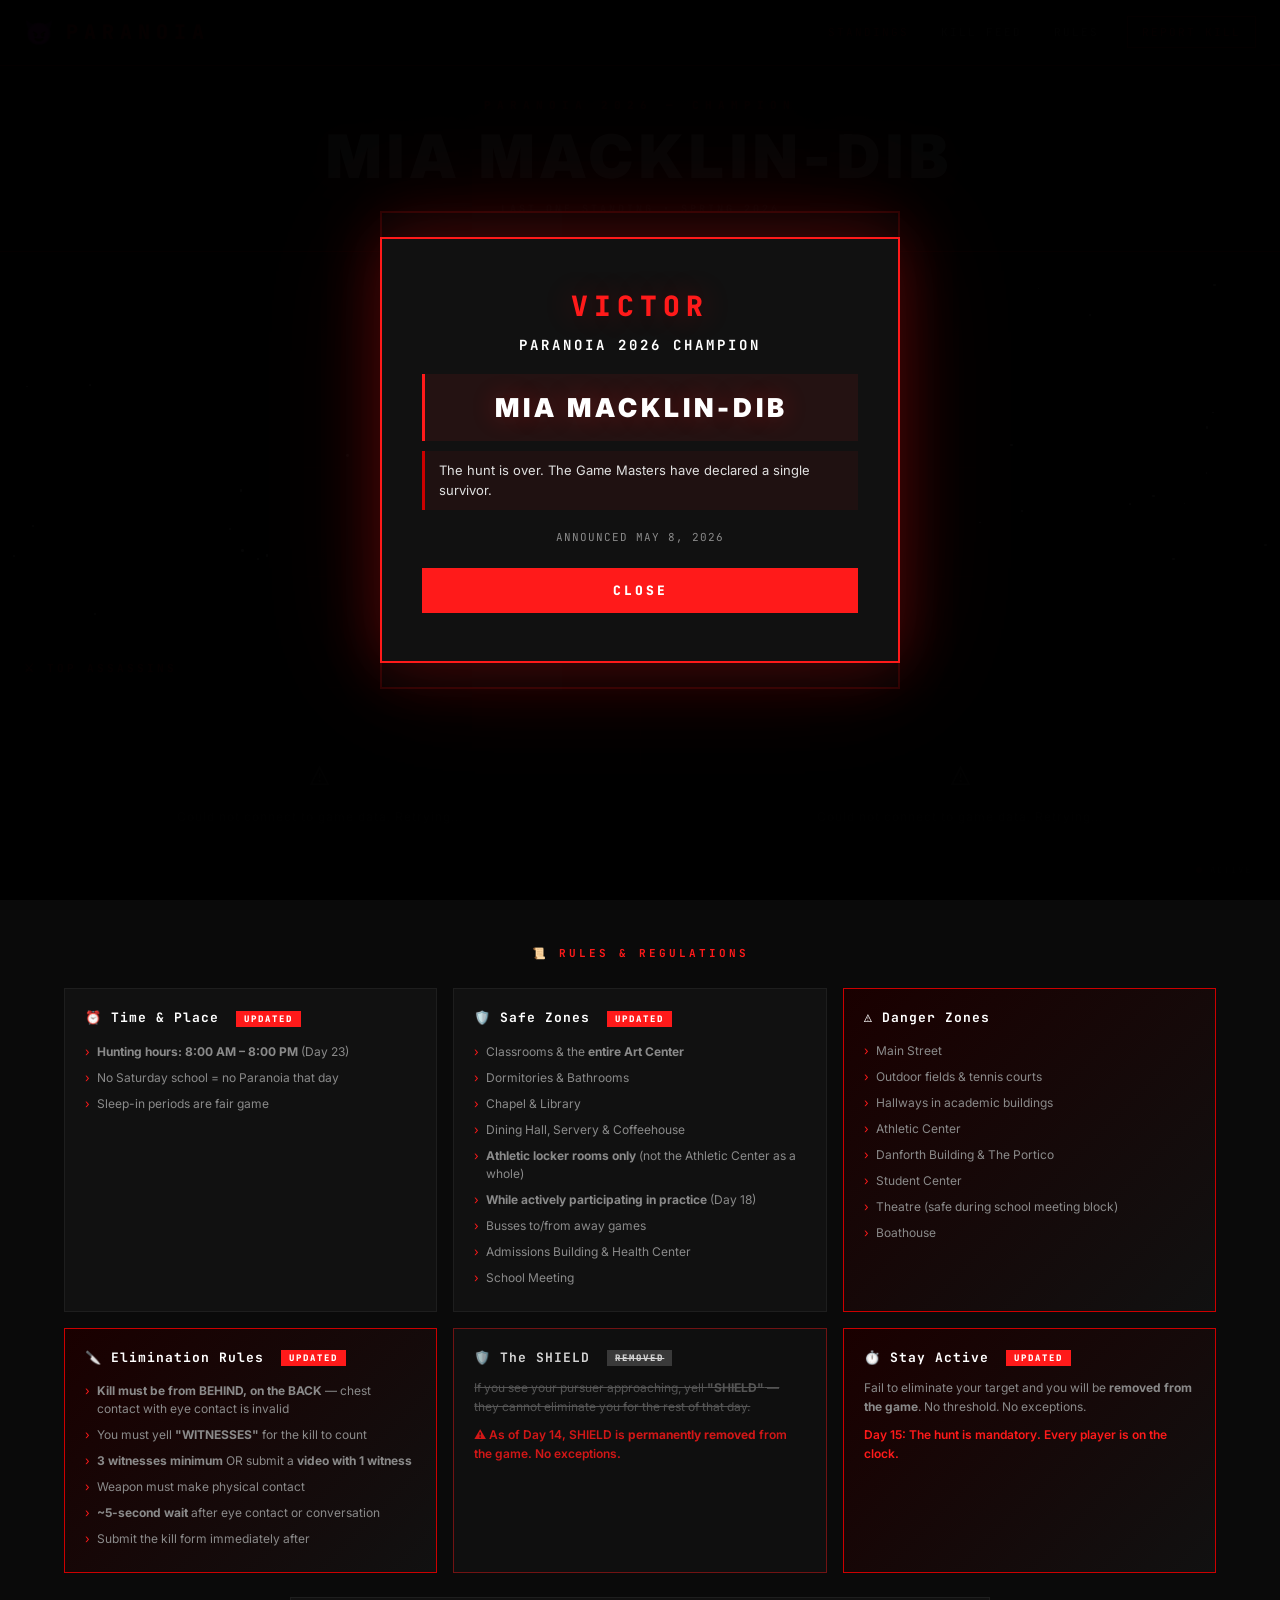
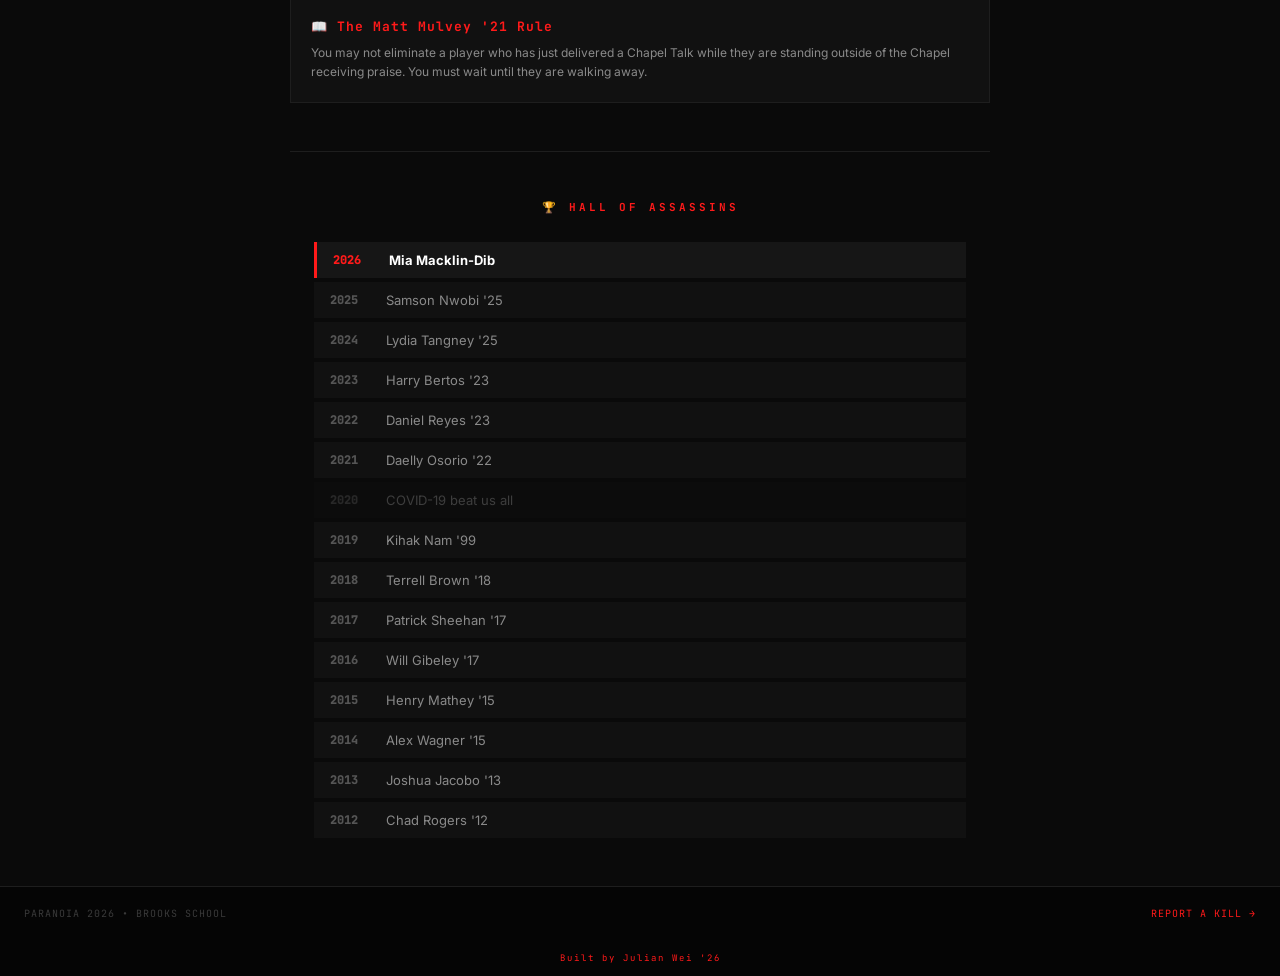
<file: index.html>
<!DOCTYPE html>
<html lang="en">
<head>
  <meta charset="UTF-8">
  <meta name="viewport" content="width=device-width, initial-scale=1.0">
  <title>PARANOIA — Brooks School</title>
  <link rel="preconnect" href="https://fonts.googleapis.com">
  <link rel="preconnect" href="https://fonts.gstatic.com" crossorigin>
  <link href="https://fonts.googleapis.com/css2?family=JetBrains+Mono:wght@400;700;800&family=Inter:wght@400;500;600;700;900&display=swap" rel="stylesheet">
  <link rel="stylesheet" href="css/styles.css">
</head>
<body>

  <!-- Nav -->
  <nav class="nav">
    <div class="nav-left">
      <a href="index.html" style="text-decoration:none; display:flex; align-items:center; gap:12px;">
        <span class="nav-icon">😈</span>
        <span class="nav-logo">PARANOIA</span>
      </a>
    </div>
    <div class="nav-links">
      <a href="#standings" class="nav-link active">Standings</a>
      <a href="#killfeed" class="nav-link">Kill Feed</a>
      <a href="#rules" class="nav-link">Rules</a>
      <a href="https://docs.google.com/forms/d/e/1FAIpQLSfkPPXwTwi_qLLP4XkRmpxTXBm7sXCI60KKyhZDCXDviurhtQ/viewform" target="_blank" rel="noopener" class="nav-link nav-link-report">Report Kill</a>
    </div>
    <button class="mobile-menu-btn" aria-label="Menu" onclick="document.querySelector('.nav-links').classList.toggle('open')">☰</button>
  </nav>

  <!-- Winner Banner -->
  <div class="winner-banner" role="banner">
    <div class="winner-banner-eyebrow">PARANOIA 2026 — CHAMPION</div>
    <div class="winner-banner-name">MIA MACKLIN-DIB</div>
    <div class="winner-banner-sub">LAST ONE STANDING • SPRING 2026</div>
  </div>

  <!-- Hero -->
  <header class="hero">
    <!-- Day/Night Sky -->
    <div class="sky" id="sky">
      <div class="sun" id="sky-sun"></div>
      <div class="moon" id="sky-moon"></div>
      <div class="stars" id="sky-stars"></div>
      <div class="clouds">
        <div class="cloud cloud-1"></div>
        <div class="cloud cloud-2"></div>
        <div class="cloud cloud-3"></div>
      </div>
    </div>

    <div class="hero-sub">BROOKS SCHOOL • SPRING 2026</div>
    <h1 class="hero-title">PARANOIA</h1>
    <div class="hero-tagline">EVERY MAN FOR HIMSELF</div>

    <div class="stats-bar">
      <div class="stat">
        <div class="stat-number alive" id="stat-alive">—</div>
        <div class="stat-label">ALIVE</div>
      </div>
      <div class="stat">
        <div class="stat-number dead" id="stat-eliminated">—</div>
        <div class="stat-label">ELIMINATED</div>
      </div>
      <div class="stat">
        <div class="stat-number day" id="stat-day">SOON</div>
        <div class="stat-label">CURRENT</div>
      </div>
      <div class="stat">
        <div class="stat-number kills" id="stat-kills">—</div>
        <div class="stat-label">TOTAL KILLS</div>
      </div>
    </div>

    <div class="last-updated" id="last-updated"></div>
  </header>

  <!-- Game Status Indicator (exempt from inactive filter) -->
  <div class="game-status-indicator" id="game-status">GAME INACTIVE</div>

  <!-- Mobile Kill CTA -->
  <div class="mobile-kill-cta">
    <a href="https://docs.google.com/forms/d/e/1FAIpQLSfkPPXwTwi_qLLP4XkRmpxTXBm7sXCI60KKyhZDCXDviurhtQ/viewform" target="_blank" rel="noopener" class="mobile-kill-btn">SUBMIT A KILL</a>
  </div>

  <!-- Main Content -->
  <main class="main-grid">

    <!-- Leaderboard -->
    <section class="panel" id="standings">
      <h2 class="panel-title">⚔ Top Assassins</h2>
      <div id="leaderboard-list">
        <div class="loading-state">
          <div class="empty-state">
            <div class="empty-icon">⏳</div>
            <div class="empty-text">Loading game data...</div>
          </div>
        </div>
      </div>
    </section>

    <!-- Kill Feed -->
    <section class="panel" id="killfeed">
      <h2 class="panel-title">🔪 Live Kill Feed</h2>
      <div id="killfeed-list">
        <div class="loading-state">
          <div class="empty-state">
            <div class="empty-icon">⏳</div>
            <div class="empty-text">Loading kill feed...</div>
          </div>
        </div>
      </div>
    </section>
  </main>

  <!-- Rules Section -->
  <section class="rules-section" id="rules">
    <h2 class="section-heading">📜 Rules & Regulations</h2>

    <div class="rules-grid">
      <div class="rule-card">
        <h3>⏰ Time & Place <span class="rule-updated-badge">UPDATED</span></h3>
        <ul>
          <li><strong>Hunting hours: 8:00 AM – 8:00 PM</strong> (Day 23)</li>
          <li>No Saturday school = no Paranoia that day</li>
          <li>Sleep-in periods are fair game</li>
        </ul>
      </div>

      <div class="rule-card">
        <h3>🛡️ Safe Zones <span class="rule-updated-badge">UPDATED</span></h3>
        <ul>
          <li>Classrooms &amp; the <strong>entire Art Center</strong></li>
          <li>Dormitories &amp; Bathrooms</li>
          <li>Chapel & Library</li>
          <li>Dining Hall, Servery & Coffeehouse</li>
          <li><strong>Athletic locker rooms only</strong> (not the Athletic Center as a whole)</li>
          <li><strong>While actively participating in practice</strong> (Day 18)</li>
          <li>Busses to/from away games</li>
          <li>Admissions Building & Health Center</li>
          <li>School Meeting</li>
        </ul>
      </div>

      <div class="rule-card danger">
        <h3>⚠️ Danger Zones</h3>
        <ul>
          <li>Main Street</li>
          <li>Outdoor fields & tennis courts</li>
          <li>Hallways in academic buildings</li>
          <li>Athletic Center</li>
          <li>Danforth Building & The Portico</li>
          <li>Student Center</li>
          <li>Theatre (safe during school meeting block)</li>
          <li>Boathouse</li>
        </ul>
      </div>

      <div class="rule-card danger">
        <h3>🔪 Elimination Rules <span class="rule-updated-badge">UPDATED</span></h3>
        <ul>
          <li><strong>Kill must be from BEHIND, on the BACK</strong> — chest contact with eye contact is invalid</li>
          <li>You must yell <strong>"WITNESSES"</strong> for the kill to count</li>
          <li><strong>3 witnesses minimum</strong> OR submit a <strong>video with 1 witness</strong></li>
          <li>Weapon must make physical contact</li>
          <li><strong>~5-second wait</strong> after eye contact or conversation</li>
          <li>Submit the kill form immediately after</li>
        </ul>
      </div>

      <div class="rule-card shield-removed">
        <h3>🛡️ The SHIELD <span class="rule-removed-badge">REMOVED</span></h3>
        <p class="strikethrough">If you see your pursuer approaching, yell <strong>"SHIELD"</strong> — they cannot eliminate you for the rest of that day.</p>
        <p class="rule-warning">⚠️ As of Day 14, SHIELD is <strong>permanently removed</strong> from the game. No exceptions.</p>
      </div>

      <div class="rule-card danger">
        <h3>⏱️ Stay Active <span class="rule-updated-badge">UPDATED</span></h3>
        <p>Fail to eliminate your target and you will be <strong>removed from the game</strong>. No threshold. No exceptions.</p>
        <p class="rule-warning">Day 15: The hunt is mandatory. Every player is on the clock.</p>
      </div>
    </div>

    <div class="special-rule">
      <h3>📖 The Matt Mulvey '21 Rule</h3>
      <p>You may not eliminate a player who has just delivered a Chapel Talk while they are standing outside of the Chapel receiving praise. You must wait until they are walking away.</p>
    </div>
  </section>

  <!-- Past Winners -->
  <section class="winners-section">
    <h2 class="section-heading">🏆 Hall of Assassins</h2>
    <div class="winners-grid">
      <div class="winner"><span class="winner-year">2026</span><span class="winner-name">Mia Macklin-Dib</span></div>
      <div class="winner"><span class="winner-year">2025</span><span class="winner-name">Samson Nwobi '25</span></div>
      <div class="winner"><span class="winner-year">2024</span><span class="winner-name">Lydia Tangney '25</span></div>
      <div class="winner"><span class="winner-year">2023</span><span class="winner-name">Harry Bertos '23</span></div>
      <div class="winner"><span class="winner-year">2022</span><span class="winner-name">Daniel Reyes '23</span></div>
      <div class="winner"><span class="winner-year">2021</span><span class="winner-name">Daelly Osorio '22</span></div>
      <div class="winner covid"><span class="winner-year">2020</span><span class="winner-name">COVID-19 beat us all</span></div>
      <div class="winner"><span class="winner-year">2019</span><span class="winner-name">Kihak Nam '99</span></div>
      <div class="winner"><span class="winner-year">2018</span><span class="winner-name">Terrell Brown '18</span></div>
      <div class="winner"><span class="winner-year">2017</span><span class="winner-name">Patrick Sheehan '17</span></div>
      <div class="winner"><span class="winner-year">2016</span><span class="winner-name">Will Gibeley '17</span></div>
      <div class="winner"><span class="winner-year">2015</span><span class="winner-name">Henry Mathey '15</span></div>
      <div class="winner"><span class="winner-year">2014</span><span class="winner-name">Alex Wagner '15</span></div>
      <div class="winner"><span class="winner-year">2013</span><span class="winner-name">Joshua Jacobo '13</span></div>
      <div class="winner"><span class="winner-year">2012</span><span class="winner-name">Chad Rogers '12</span></div>
    </div>
  </section>

  <!-- Footer -->
  <footer class="footer">
    <div class="footer-left">PARANOIA 2026 • BROOKS SCHOOL</div>
    <a href="https://docs.google.com/forms/d/e/1FAIpQLSfkPPXwTwi_qLLP4XkRmpxTXBm7sXCI60KKyhZDCXDviurhtQ/viewform" class="footer-right" style="text-decoration:none; color:var(--red);">REPORT A KILL →</a>
  </footer>
  <div class="footer-credit">Built by Julian Wei '26</div>

  <!-- Manual game-state toggle (subtle, bottom-right) -->
  <button class="state-toggle" id="state-toggle" type="button" aria-label="Toggle game state" aria-pressed="true">
    <span class="state-toggle-dot" aria-hidden="true"></span>
    <span class="state-toggle-label">ACTIVE</span>
  </button>

  <script src="js/app.js"></script>

  <div id="update-modal" data-update-key="paranoia-2026-winner" class="off-day-overlay" style="display:none;">
    <div class="off-day-popup rule-change-popup">
      <div class="off-day-heading">VICTOR</div>
      <div class="off-day-message">PARANOIA 2026 CHAMPION</div>
      <div class="rule-change-list">
        <div class="winner-modal-name">MIA MACKLIN-DIB</div>
        <div class="rule-change-item">The hunt is over. The Game Masters have declared a single survivor.</div>
      </div>
      <div class="rule-change-note">ANNOUNCED MAY 8, 2026</div>
      <button class="off-day-close" id="update-modal-dismiss">CLOSE</button>
    </div>
  </div>
  <script>
  (function() {
    var key = 'paranoia-2026-winner';
    var modal = document.getElementById('update-modal');
    if (!localStorage.getItem('paranoia-seen-' + key)) {
      modal.style.display = 'flex';
    }
    document.getElementById('update-modal-dismiss').addEventListener('click', function() {
      modal.style.display = 'none';
      localStorage.setItem('paranoia-seen-' + key, '1');
    });
  })();
  </script>
</body>
</html>
</file>
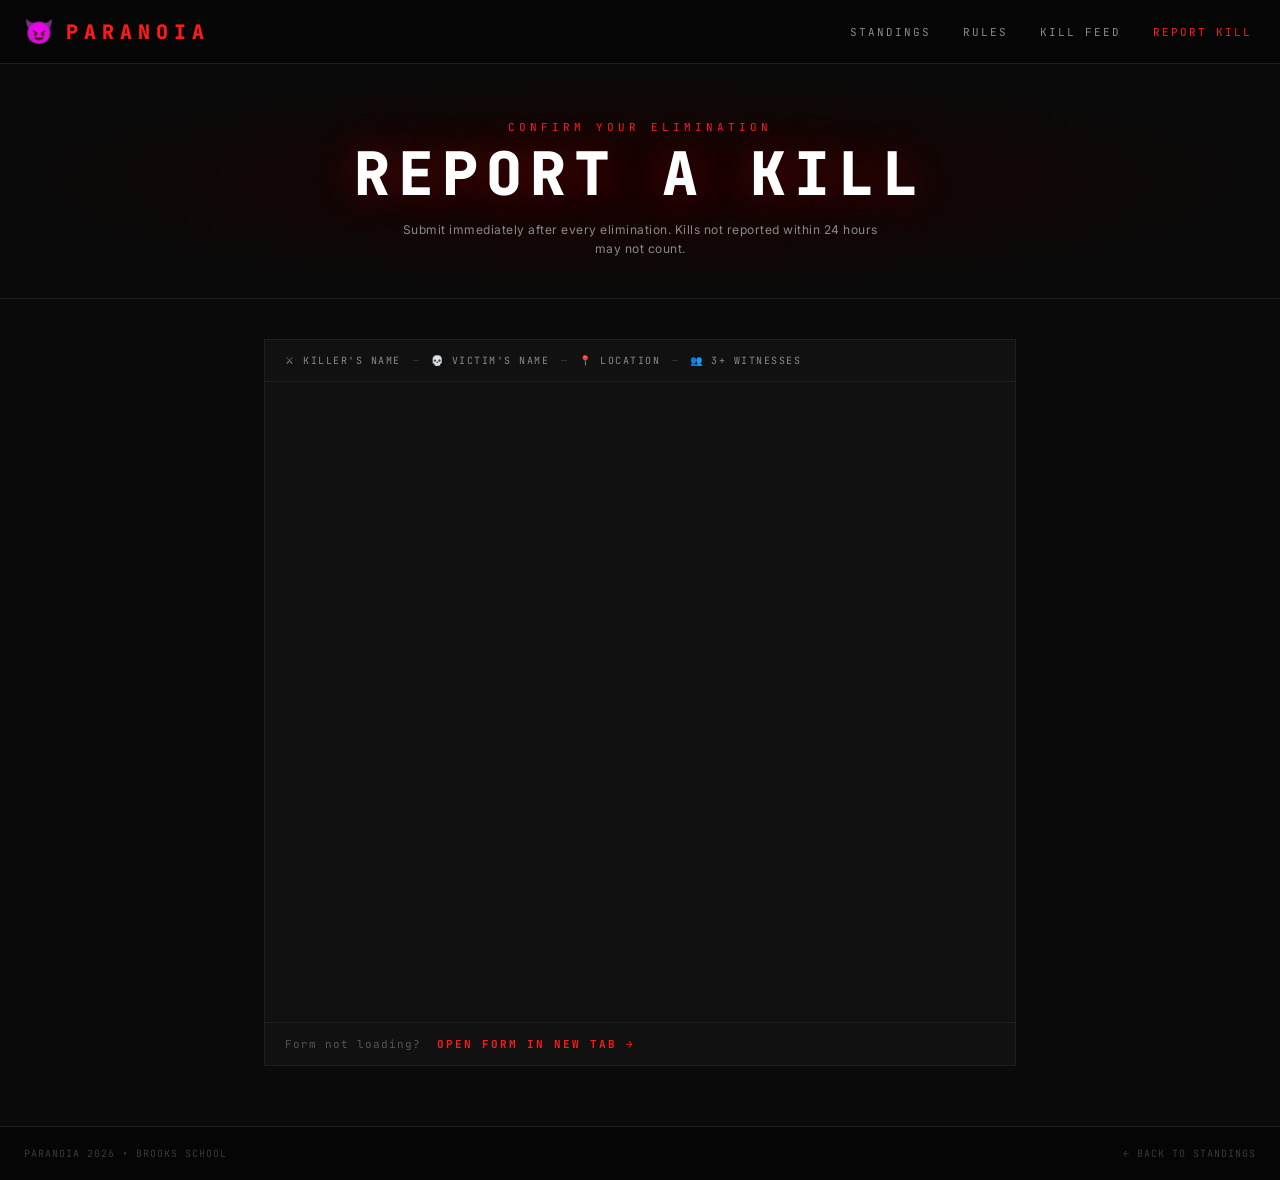
<file: submission.html>
<!DOCTYPE html>
<html lang="en">
<head>
  <meta charset="UTF-8">
  <meta name="viewport" content="width=device-width, initial-scale=1.0">
  <title>Report a Kill — PARANOIA</title>
  <link rel="preconnect" href="https://fonts.googleapis.com">
  <link rel="preconnect" href="https://fonts.gstatic.com" crossorigin>
  <link href="https://fonts.googleapis.com/css2?family=JetBrains+Mono:wght@400;700;800&family=Inter:wght@400;500;600;700;900&display=swap" rel="stylesheet">
  <link rel="stylesheet" href="css/styles.css">
</head>
<body>

  <!-- Nav -->
  <nav class="nav">
    <div class="nav-left">
      <a href="index.html" style="text-decoration:none; display:flex; align-items:center; gap:12px;">
        <span class="nav-icon">😈</span>
        <span class="nav-logo">PARANOIA</span>
      </a>
    </div>
    <div class="nav-links">
      <a href="index.html#standings" class="nav-link">Standings</a>
      <a href="index.html#rules" class="nav-link">Rules</a>
      <a href="index.html#killfeed" class="nav-link">Kill Feed</a>
      <a href="submission.html" class="nav-link active">Report Kill</a>
    </div>
    <button class="mobile-menu-btn" aria-label="Menu" onclick="document.querySelector('.nav-links').classList.toggle('open')">☰</button>
  </nav>

  <!-- Page Header -->
  <header class="submission-header">
    <div class="hero-sub">CONFIRM YOUR ELIMINATION</div>
    <h1 class="submission-title">REPORT A KILL</h1>
    <p class="submission-desc">Submit immediately after every elimination. Kills not reported within 24 hours may not count.</p>
  </header>

  <!-- Form Section -->
  <main class="submission-main">
    <div class="form-wrapper">
      <div class="form-rules-bar">
        <span class="form-rule">⚔ KILLER'S NAME</span>
        <span class="form-rule-sep">—</span>
        <span class="form-rule">💀 VICTIM'S NAME</span>
        <span class="form-rule-sep">—</span>
        <span class="form-rule">📍 LOCATION</span>
        <span class="form-rule-sep">—</span>
        <span class="form-rule">👥 3+ WITNESSES</span>
      </div>

      <!-- Direct link for mobile (iframe doesn't work with Google login) -->
      <div class="form-mobile-cta">
        <a href="https://docs.google.com/forms/d/e/1FAIpQLSfkPPXwTwi_qLLP4XkRmpxTXBm7sXCI60KKyhZDCXDviurhtQ/viewform" target="_blank" rel="noopener" class="form-mobile-btn">
          OPEN KILL REPORT FORM
        </a>
        <p class="form-mobile-note">Opens in a new tab — sign in with your @brooksschool.org account</p>
      </div>

      <!-- Iframe for desktop -->
      <div class="form-embed-container">
        <iframe
          src="https://docs.google.com/forms/d/e/1FAIpQLSfkPPXwTwi_qLLP4XkRmpxTXBm7sXCI60KKyhZDCXDviurhtQ/viewform?embedded=true"
          class="form-embed"
          frameborder="0"
          marginheight="0"
          marginwidth="0"
          title="Kill Report Form"
        >
          Loading form...
        </iframe>
      </div>

      <!-- Fallback link -->
      <div class="form-fallback">
        <p>Form not loading?</p>
        <a href="https://docs.google.com/forms/d/e/1FAIpQLSfkPPXwTwi_qLLP4XkRmpxTXBm7sXCI60KKyhZDCXDviurhtQ/viewform" target="_blank" rel="noopener" class="form-fallback-link">
          OPEN FORM IN NEW TAB →
        </a>
      </div>
    </div>
  </main>

  <!-- Footer -->
  <footer class="footer">
    <div class="footer-left">PARANOIA 2026 • BROOKS SCHOOL</div>
    <a href="index.html" class="footer-right" style="text-decoration:none; color:inherit;">← BACK TO STANDINGS</a>
  </footer>

</body>
</html>
</file>
<file: css/styles.css>
/* ========================================
   PARANOIA — Brooks School Game Tracker
   Dark & Menacing Theme
   ======================================== */

*, *::before, *::after {
  margin: 0;
  padding: 0;
  box-sizing: border-box;
}

:root {
  --bg: #0a0a0a;
  --bg-surface: #111111;
  --bg-elevated: #161616;
  --bg-dark: #050505;
  --red: #ff1a1a;
  --red-dim: #cc0000;
  --red-glow: rgba(255, 26, 26, 0.3);
  --red-subtle: rgba(255, 26, 26, 0.08);
  --text: #e0e0e0;
  --text-muted: #8a8a8a;
  --text-dim: #555555;
  --text-faint: #3a3a3a;
  --border: #1e1e1e;
  --font-mono: 'JetBrains Mono', 'Courier New', monospace;
  --font-sans: 'Inter', -apple-system, sans-serif;
}

html {
  scroll-behavior: smooth;
}

body {
  background: var(--bg);
  color: var(--text);
  font-family: var(--font-mono);
  min-height: 100vh;
  -webkit-font-smoothing: antialiased;
}

/* Focus states for keyboard navigation */
a:focus-visible,
button:focus-visible {
  outline: 2px solid var(--red);
  outline-offset: 2px;
}

/* ========== NAV ========== */

.nav {
  display: flex;
  justify-content: space-between;
  align-items: center;
  padding: 16px 24px;
  border-bottom: 1px solid var(--border);
  background: var(--bg-dark);
  position: sticky;
  top: 0;
  z-index: 100;
}

.nav-left {
  display: flex;
  align-items: center;
  gap: 12px;
}

.nav-icon {
  font-size: 24px;
}

.nav-logo {
  font-size: 20px;
  font-weight: 800;
  letter-spacing: 6px;
  color: var(--red);
  text-transform: uppercase;
}

.nav-links {
  display: flex;
  align-items: center;
  gap: 24px;
}

.nav-link {
  font-size: 11px;
  letter-spacing: 2px;
  text-transform: uppercase;
  color: var(--text-muted);
  text-decoration: none;
  transition: color 0.2s;
  padding: 8px 4px;
  cursor: pointer;
}

.nav-link:hover,
.nav-link.active {
  color: var(--red);
}

.nav-link-report {
  color: var(--red) !important;
  border: 1px solid var(--red-dim);
  padding: 8px 14px;
  transition: background 0.2s, color 0.2s;
}

.nav-link-report:hover {
  background: var(--red);
  color: var(--bg) !important;
}

.nav-signin {
  background: var(--text-dim);
  color: var(--bg);
  border: none;
  padding: 6px 14px;
  font-family: var(--font-mono);
  font-size: 10px;
  font-weight: 700;
  letter-spacing: 1px;
  cursor: not-allowed;
  opacity: 0.6;
}

.mobile-menu-btn {
  display: none;
  background: none;
  border: none;
  color: var(--text);
  font-size: 24px;
  cursor: pointer;
}

/* ========== OFF-DAY POPUP ========== */

.off-day-overlay {
  position: fixed;
  inset: 0;
  background: rgba(0, 0, 0, 0.85);
  z-index: 1000;
  display: flex;
  align-items: center;
  justify-content: center;
  padding: 24px;
  animation: overlay-in 0.3s ease-out;
}

@keyframes overlay-in {
  from { opacity: 0; }
  to { opacity: 1; }
}

.off-day-popup {
  background: var(--bg-surface);
  border: 2px solid var(--red);
  padding: 48px 40px;
  max-width: 480px;
  width: 100%;
  text-align: center;
  animation: popup-in 0.3s ease-out;
  box-shadow: 0 0 60px rgba(255, 26, 26, 0.25), 0 0 120px rgba(255, 26, 26, 0.1);
}

@keyframes popup-in {
  from { opacity: 0; transform: scale(0.9); }
  to { opacity: 1; transform: scale(1); }
}

.off-day-icon {
  font-size: 48px;
  margin-bottom: 16px;
  animation: icon-pulse 1.5s ease-in-out infinite;
}

@keyframes icon-pulse {
  0%, 100% { transform: scale(1); }
  50% { transform: scale(1.15); }
}

.off-day-heading {
  font-family: var(--font-mono);
  font-size: 28px;
  font-weight: 900;
  letter-spacing: 6px;
  color: var(--red);
  margin-bottom: 12px;
  text-shadow: 0 0 30px var(--red-glow);
}

.off-day-message {
  font-family: var(--font-mono);
  font-size: 14px;
  font-weight: 700;
  letter-spacing: 3px;
  color: #fff;
  margin-bottom: 8px;
}

.off-day-reason {
  font-family: var(--font-sans);
  font-size: 13px;
  color: var(--text-muted);
  line-height: 1.6;
  margin-bottom: 32px;
}

.off-day-close {
  padding: 14px 40px;
  background: var(--red);
  color: #fff;
  border: none;
  font-family: var(--font-mono);
  font-size: 13px;
  font-weight: 800;
  letter-spacing: 3px;
  cursor: pointer;
  transition: background 0.2s;
}

.off-day-close:hover {
  background: var(--red-dim);
}

.off-day-strip {
  padding: 10px 24px;
  background: linear-gradient(90deg, var(--bg-dark), rgba(255, 26, 26, 0.15), var(--bg-dark));
  border-bottom: 1px solid var(--red-dim);
  text-align: center;
  font-family: var(--font-mono);
  font-size: 11px;
  font-weight: 700;
  letter-spacing: 3px;
  color: var(--red);
}

/* ========== RULE CHANGE POPUP ========== */

.rule-change-popup {
  max-width: 520px;
  text-align: left;
}

.rule-change-popup .off-day-icon,
.rule-change-popup .off-day-heading,
.rule-change-popup .off-day-message {
  text-align: center;
}

.rule-change-list {
  margin: 20px 0;
  display: flex;
  flex-direction: column;
  gap: 10px;
}

.rule-change-item {
  font-family: var(--font-sans);
  font-size: 13px;
  color: var(--text);
  line-height: 1.5;
  padding: 10px 14px;
  background: rgba(255, 26, 26, 0.06);
  border-left: 3px solid var(--red-dim);
}

.rule-change-item strong {
  color: #fff;
}

.rule-change-note {
  text-align: center;
  font-family: var(--font-mono);
  font-size: 11px;
  color: var(--text-muted);
  letter-spacing: 1px;
  margin-bottom: 24px;
}

.rule-change-popup .off-day-close {
  display: block;
  width: 100%;
}

/* UPDATED badge on rule cards */

.rule-updated-badge {
  display: inline-block;
  font-size: 9px;
  font-weight: 800;
  letter-spacing: 2px;
  color: #fff;
  background: var(--red);
  padding: 2px 8px;
  margin-left: 8px;
  vertical-align: middle;
  animation: badge-pulse 2s ease-in-out infinite;
}

@keyframes badge-pulse {
  0%, 100% { opacity: 1; }
  50% { opacity: 0.6; }
}

/* ========== WINNER BANNER ========== */

.winner-banner {
  position: relative;
  overflow: hidden;
  text-align: center;
  padding: 32px 24px 36px;
  background: radial-gradient(ellipse at center, #1a0000 0%, var(--bg) 75%);
  border-top: 1px solid var(--red-dim);
  border-bottom: 1px solid var(--red-dim);
}

.winner-banner::before {
  content: '';
  position: absolute;
  inset: 0;
  background: linear-gradient(90deg, transparent, rgba(255, 26, 26, 0.10), transparent);
  pointer-events: none;
  animation: winner-sweep 6s ease-in-out infinite;
}

@keyframes winner-sweep {
  0%, 100% { transform: translateX(-30%); opacity: 0.4; }
  50% { transform: translateX(30%); opacity: 1; }
}

.winner-banner-eyebrow {
  position: relative;
  font-family: var(--font-mono);
  font-size: 11px;
  font-weight: 800;
  letter-spacing: 6px;
  color: var(--red);
  margin-bottom: 14px;
  text-shadow: 0 0 18px var(--red-glow);
}

.winner-banner-name {
  position: relative;
  font-family: var(--font-sans);
  font-size: clamp(34px, 7vw, 60px);
  font-weight: 900;
  letter-spacing: clamp(2px, 0.6vw, 6px);
  color: #fff;
  line-height: 1;
  margin: 4px 0 16px;
  text-shadow: 0 0 32px var(--red-glow), 0 0 72px rgba(255, 26, 26, 0.18);
  animation: winner-pulse 2.6s ease-in-out infinite;
}

@keyframes winner-pulse {
  0%, 100% { text-shadow: 0 0 32px var(--red-glow), 0 0 72px rgba(255, 26, 26, 0.18); }
  50% { text-shadow: 0 0 44px var(--red-glow), 0 0 96px rgba(255, 26, 26, 0.30); }
}

.winner-banner-sub {
  position: relative;
  font-family: var(--font-mono);
  font-size: 10px;
  font-weight: 700;
  letter-spacing: 3px;
  color: var(--text-muted);
}

/* Stay vivid when game-inactive desaturates the page */
body.game-inactive .winner-banner {
  filter: saturate(3.33) brightness(1.43);
}

/* Centered champion name inside the winner modal */
.winner-modal-name {
  text-align: center;
  font-family: var(--font-sans);
  font-size: clamp(20px, 4vw, 26px);
  font-weight: 900;
  letter-spacing: 4px;
  color: #fff;
  padding: 18px 14px;
  background: rgba(255, 26, 26, 0.08);
  border-left: 3px solid var(--red);
  text-shadow: 0 0 24px var(--red-glow);
}

/* ========== GAME INACTIVE STATE ========== */

/* Apply filter to individual sections, skipping kill buttons */
body.game-inactive .nav,
body.game-inactive .hero,
body.game-inactive .main-grid,
body.game-inactive .rules-section,
body.game-inactive .winners-section,
body.game-inactive .footer {
  filter: saturate(0.3) brightness(0.7);
  transition: filter 0.5s ease;
}

.nav,
.hero,
.main-grid,
.rules-section,
.winners-section,
.footer {
  transition: filter 0.5s ease;
}

/* Keep Report Kill button in nav vivid */
body.game-inactive .nav-link-report {
  filter: saturate(3.33) brightness(1.43);
}

/* Keep footer kill link vivid */
body.game-inactive .footer-right {
  filter: saturate(3.33) brightness(1.43);
}

.game-status-indicator {
  display: none;
  text-align: center;
  padding: 10px 16px;
  font-family: var(--font-mono);
  font-size: 9px;
  font-weight: 700;
  letter-spacing: 3px;
  color: var(--text-dim);
  background: linear-gradient(90deg, transparent, rgba(85, 85, 85, 0.06), transparent);
  border-bottom: 1px solid var(--border);
}

body.game-inactive .game-status-indicator {
  display: block;
}

/* Demo mode clock overlay */
.demo-clock {
  position: fixed;
  bottom: 16px;
  right: 16px;
  background: var(--bg-surface);
  border: 1px solid var(--border);
  padding: 10px 16px;
  font-family: var(--font-mono);
  font-size: 10px;
  letter-spacing: 1px;
  color: var(--text-muted);
  z-index: 9999;
  text-align: right;
  line-height: 1.6;
}

/* Demo clock is not inside any filtered section — no counter needed */

.demo-clock .demo-day {
  color: var(--red);
  font-weight: 700;
  letter-spacing: 2px;
}

.demo-clock .demo-time {
  color: #fff;
  font-weight: 800;
  font-size: 14px;
}

.demo-clock .demo-state {
  font-size: 9px;
  letter-spacing: 2px;
  font-weight: 700;
}

.demo-clock .demo-state.active { color: var(--red); }
.demo-clock .demo-state.inactive { color: var(--text-dim); }

/* ========== HERO ========== */

.hero {
  text-align: center;
  padding: 56px 24px 40px;
  background: radial-gradient(ellipse at center, #1a0000 0%, var(--bg) 70%);
  position: relative;
  overflow: hidden;
}

.hero::before {
  content: '';
  position: absolute;
  top: 50%;
  left: 50%;
  width: 600px;
  height: 600px;
  transform: translate(-50%, -50%);
  background: radial-gradient(circle, rgba(255, 26, 26, 0.06) 0%, transparent 70%);
  animation: hero-pulse 4s ease-in-out infinite;
  pointer-events: none;
}

@keyframes hero-pulse {
  0%, 100% { opacity: 0.4; transform: translate(-50%, -50%) scale(1); }
  50% { opacity: 1; transform: translate(-50%, -50%) scale(1.15); }
}

/* ========== DAY/NIGHT SKY ========== */

.sky {
  position: absolute;
  top: 0;
  left: 0;
  right: 0;
  height: 100%;
  pointer-events: none;
  z-index: 0;
  overflow: hidden;
}

.sun {
  position: absolute;
  width: 50px;
  height: 50px;
  border-radius: 50%;
  background: var(--red);
  box-shadow: 0 0 40px rgba(255, 26, 26, 0.6), 0 0 80px rgba(255, 26, 26, 0.3);
  opacity: 0;
  transition: opacity 0.5s ease;
}

.moon {
  position: absolute;
  width: 40px;
  height: 40px;
  border-radius: 50%;
  background: #e8e8e8;
  box-shadow: 0 0 20px rgba(255, 255, 255, 0.3), 0 0 40px rgba(255, 255, 255, 0.1);
  opacity: 0;
  transition: opacity 0.5s ease;
}

.moon::after {
  content: '';
  position: absolute;
  top: -5px;
  left: 10px;
  width: 40px;
  height: 40px;
  border-radius: 50%;
  background: var(--bg);
}

.stars {
  position: absolute;
  top: 0;
  left: 0;
  right: 0;
  bottom: 0;
  pointer-events: none;
  opacity: 0;
  transition: opacity 1s ease;
}

.star {
  position: absolute;
  width: 2px;
  height: 2px;
  background: #fff;
  border-radius: 50%;
  animation: twinkle 2s ease-in-out infinite alternate;
}

@keyframes twinkle {
  0% { opacity: 0.2; }
  100% { opacity: 1; }
}

.clouds {
  position: absolute;
  top: 0;
  left: 0;
  right: 0;
  bottom: 0;
  pointer-events: none;
  opacity: 0;
  transition: opacity 1s ease;
}

.cloud {
  position: absolute;
  background: rgba(255, 255, 255, 0.04);
  border-radius: 50px;
  height: 20px;
}

.cloud-1 {
  width: 120px;
  top: 30%;
  animation: cloud-drift-1 18s linear infinite;
}

.cloud-2 {
  width: 80px;
  top: 50%;
  animation: cloud-drift-2 24s linear infinite;
}

.cloud-3 {
  width: 150px;
  top: 20%;
  animation: cloud-drift-3 30s linear infinite;
}

@keyframes cloud-drift-1 {
  0% { left: -130px; }
  100% { left: 110%; }
}

@keyframes cloud-drift-2 {
  0% { left: 110%; }
  100% { left: -100px; }
}

@keyframes cloud-drift-3 {
  0% { left: -160px; }
  100% { left: 110%; }
}

.hero-sub {
  font-size: 11px;
  letter-spacing: 4px;
  color: var(--red);
  margin-bottom: 10px;
  position: relative;
  z-index: 2;
}

.hero-title {
  font-size: clamp(40px, 10vw, 72px);
  font-weight: 900;
  letter-spacing: 10px;
  color: #fff;
  text-shadow: 0 0 40px var(--red-glow), 0 0 80px rgba(255, 26, 26, 0.15);
  line-height: 1;
  position: relative;
  z-index: 2;
}

.hero-tagline {
  font-size: 13px;
  color: var(--text-muted);
  margin-top: 10px;
  letter-spacing: 2px;
  position: relative;
  z-index: 2;
}

/* Stats Bar */

.stats-bar {
  display: flex;
  justify-content: center;
  gap: 40px;
  margin-top: 36px;
  padding: 24px 0;
  border-top: 1px solid var(--border);
  border-bottom: 1px solid var(--border);
  flex-wrap: wrap;
  position: relative;
  z-index: 2;
}

.stat-number {
  font-size: clamp(24px, 5vw, 36px);
  font-weight: 900;
  line-height: 1.2;
  font-variant-numeric: tabular-nums;
}

.stat-number.alive { color: var(--red); text-shadow: 0 0 20px var(--red-glow); }
.stat-number.dead { color: var(--text-dim); }
.stat-number.day { color: #fff; text-shadow: 0 0 16px rgba(255, 255, 255, 0.15); }
.stat-number.kills { color: var(--red); text-shadow: 0 0 20px var(--red-glow); }

.stat {
  position: relative;
}

.stat + .stat::before {
  content: '';
  position: absolute;
  left: -20px;
  top: 50%;
  transform: translateY(-50%);
  width: 1px;
  height: 28px;
  background: var(--border);
}

.stat-label {
  font-size: 10px;
  letter-spacing: 2px;
  color: var(--text-dim);
  margin-top: 4px;
}

/* ========== MOBILE KILL CTA ========== */

.mobile-kill-cta {
  display: none;
  padding: 16px 24px;
  background: var(--bg);
  border-bottom: 1px solid var(--border);
}

.mobile-kill-btn {
  display: block;
  width: 100%;
  padding: 16px;
  background: var(--red);
  color: #fff;
  font-family: var(--font-mono);
  font-size: 14px;
  font-weight: 800;
  letter-spacing: 3px;
  text-align: center;
  text-decoration: none;
  transition: background 0.2s;
}

.mobile-kill-btn:hover {
  background: var(--red-dim);
}

/* ========== MAIN GRID ========== */

.main-grid {
  display: grid;
  grid-template-columns: 1fr 1fr;
  gap: 1px;
  background: var(--border);
  align-items: stretch;
}

.panel {
  background: var(--bg);
  padding: 32px 24px;
}

.panel-title {
  font-size: 11px;
  letter-spacing: 3px;
  color: var(--red);
  text-transform: uppercase;
  margin-bottom: 24px;
  font-weight: 700;
  padding-bottom: 12px;
  border-bottom: 1px solid var(--border);
}

/* ========== LEADERBOARD ========== */

.leader {
  display: flex;
  justify-content: space-between;
  align-items: center;
  padding: 14px 16px;
  margin-bottom: 8px;
  background: var(--bg-surface);
  border-left: 3px solid var(--text-dim);
  transition: background 0.2s, border-color 0.2s;
  font-size: 13px;
  line-height: 1.4;
}

.leader:hover {
  background: var(--bg-elevated);
}

.leader-1 {
  border-left-color: var(--red);
  border-left-width: 4px;
  background: linear-gradient(90deg, rgba(255, 26, 26, 0.08), var(--bg-elevated) 50%);
}

.leader-1 .leader-rank { color: var(--red); }
.leader-1 .leader-name { color: #fff; font-weight: 700; }
.leader-1 .leader-kills { color: var(--red); text-shadow: 0 0 12px var(--red-glow); }

.leader-info {
  display: flex;
  align-items: center;
  gap: 10px;
}

.leader-rank {
  font-weight: 900;
  color: var(--text-dim);
  min-width: 28px;
}

.leader-name {
  color: var(--text-muted);
  font-weight: 500;
}

.leader-kills {
  font-weight: 700;
  color: var(--text-dim);
  font-size: 13px;
}

/* ========== EMPTY / LOADING STATES ========== */

.empty-state {
  text-align: center;
  padding: 40px 20px;
}

.empty-icon {
  font-size: 32px;
  margin-bottom: 12px;
  opacity: 0.5;
}

.empty-text {
  font-size: 12px;
  color: var(--text-dim);
  letter-spacing: 1px;
  font-family: var(--font-sans);
  line-height: 1.6;
}

.last-updated {
  text-align: center;
  font-size: 10px;
  color: var(--text-faint);
  letter-spacing: 1px;
  padding-top: 12px;
  position: relative;
  z-index: 2;
}

/* ========== LEADERBOARD FILTER TOGGLE ========== */

.leader-filter-btn {
  display: block;
  width: 100%;
  padding: 8px 14px;
  background: transparent;
  border: 1px solid var(--border);
  color: var(--text-dim);
  font-family: var(--font-mono);
  font-size: 9px;
  font-weight: 700;
  letter-spacing: 2px;
  cursor: pointer;
  margin-bottom: 12px;
  text-align: left;
  transition: background 0.2s, color 0.2s, border-color 0.2s;
}

.leader-filter-btn:hover {
  background: var(--bg-elevated);
  color: var(--red);
  border-color: var(--red-dim);
}

/* ========== LEADERBOARD — TOP 3 ========== */

.leader-top3 {
  border-left-color: var(--text-muted);
  background: var(--bg-elevated);
}

.leader-top3 .leader-name { color: var(--text); }
.leader-top3 .leader-kills { color: var(--text-muted); }

/* ========== LEADERBOARD — CONTROLS ========== */

.leader-btn-row {
  display: flex;
  gap: 8px;
  margin-top: 8px;
}

.leader-show-more,
.leader-show-all {
  flex: 1;
  padding: 14px;
  background: var(--bg-surface);
  border: 1px dashed var(--border);
  color: var(--text-dim);
  font-family: var(--font-mono);
  font-size: 10px;
  font-weight: 700;
  letter-spacing: 2px;
  cursor: pointer;
  transition: background 0.2s, color 0.2s, border-color 0.2s;
}

.leader-show-more:hover,
.leader-show-all:hover {
  background: var(--bg-elevated);
  color: var(--red);
  border-color: var(--red-dim);
}

.leader-show-all:not(.leader-btn-row .leader-show-all) {
  display: block;
  width: 100%;
  margin-top: 8px;
}

/* ========== LEADERBOARD — ELIMINATED ========== */

.leader-eliminated {
  opacity: 0.4;
}

.leader-eliminated .leader-name {
  text-decoration: line-through;
}

.leader-status {
  font-size: 9px;
  color: var(--red-dim);
  letter-spacing: 1px;
  margin-left: 6px;
  font-weight: 700;
}

/* ========== KILL FEED ========== */

.kill-entry {
  display: flex;
  align-items: center;
  gap: 10px;
  padding: 14px 16px;
  margin-bottom: 8px;
  background: var(--bg-surface);
  border-left: 3px solid var(--red-dim);
  transition: background 0.2s;
}

.kill-entry:first-child {
  border-left-color: var(--red);
  background: linear-gradient(90deg, rgba(255, 26, 26, 0.06), var(--bg-surface) 60%);
}

.kill-entry:hover {
  background: var(--bg-elevated);
}

.kill-time {
  font-size: 10px;
  color: var(--text-dim);
  letter-spacing: 1px;
  text-transform: uppercase;
  min-width: 44px;
  flex-shrink: 0;
}

.kill-detail {
  font-size: 13px;
  line-height: 1.4;
}

.killer {
  color: var(--red);
  font-weight: 700;
}

.kill-verb {
  color: var(--text-dim);
}

.victim {
  color: var(--text-muted);
  text-decoration: line-through;
}

.kill-meta {
  font-size: 11px;
  color: var(--text-faint);
  margin-top: 4px;
}

/* ========== RULES ========== */

.rules-section {
  padding: 48px 24px;
  max-width: 1200px;
  margin: 0 auto;
}

.section-heading {
  font-size: 11px;
  letter-spacing: 3px;
  color: var(--red);
  text-transform: uppercase;
  margin-bottom: 28px;
  text-align: center;
  font-weight: 700;
}

.rules-grid {
  display: grid;
  grid-template-columns: repeat(3, 1fr);
  gap: 16px;
  margin-bottom: 24px;
}

.rule-card {
  background: var(--bg-surface);
  border: 1px solid var(--border);
  padding: 20px;
  transition: border-color 0.2s;
}

.rule-card:hover {
  border-color: var(--text-dim);
  background: var(--bg-elevated);
}

.rule-card.danger {
  border-color: var(--red-dim);
  background: linear-gradient(135deg, #1a0000, var(--bg-surface));
}

.rule-card h3 {
  font-size: 13px;
  letter-spacing: 1px;
  color: #fff;
  margin-bottom: 12px;
  font-weight: 700;
}

.rule-card ul {
  list-style: none;
  padding: 0;
}

.rule-card li {
  font-size: 12px;
  color: var(--text-muted);
  padding: 4px 0;
  padding-left: 12px;
  position: relative;
  font-family: var(--font-sans);
  line-height: 1.5;
}

.rule-card li::before {
  content: '›';
  position: absolute;
  left: 0;
  color: var(--red);
}

.rule-card p {
  font-size: 12px;
  color: var(--text-muted);
  font-family: var(--font-sans);
  line-height: 1.6;
}

.rule-warning {
  color: var(--red) !important;
  font-weight: 600;
  margin-top: 8px;
}

.special-rule {
  background: var(--bg-surface);
  border: 1px solid var(--border);
  padding: 20px;
  max-width: 700px;
  margin: 0 auto;
}

.special-rule h3 {
  font-size: 13px;
  letter-spacing: 1px;
  color: var(--red);
  margin-bottom: 8px;
}

.special-rule p {
  font-size: 12px;
  color: var(--text-muted);
  font-family: var(--font-sans);
  line-height: 1.6;
}

/* ========== HALL OF ASSASSINS ========== */

.winners-section {
  padding: 48px 24px;
  max-width: 700px;
  margin: 0 auto;
  border-top: 1px solid var(--border);
}

.winners-grid {
  display: flex;
  flex-direction: column;
  gap: 4px;
}

.winner {
  display: flex;
  align-items: center;
  gap: 16px;
  padding: 10px 16px;
  background: var(--bg-surface);
  transition: background 0.2s;
}

.winner:first-child {
  border-left: 3px solid var(--red);
  background: var(--bg-elevated);
}

.winner:hover {
  background: var(--bg-elevated);
}

.winner.covid {
  opacity: 0.4;
}

.winner-year {
  font-size: 12px;
  font-weight: 800;
  color: var(--text-dim);
  min-width: 40px;
}

.winner:first-child .winner-year {
  color: var(--red);
}

.winner-name {
  font-size: 13px;
  color: var(--text-muted);
  font-family: var(--font-sans);
}

.winner:first-child .winner-name {
  color: #fff;
  font-weight: 700;
}

/* ========== SUBMISSION PAGE ========== */

.submission-header {
  text-align: center;
  padding: 56px 24px 40px;
  background: radial-gradient(ellipse at center, #1a0000 0%, var(--bg) 70%);
  border-bottom: 1px solid var(--border);
}

.submission-title {
  font-size: clamp(32px, 8vw, 60px);
  font-weight: 900;
  letter-spacing: 8px;
  color: #fff;
  text-shadow: 0 0 40px var(--red-glow);
  line-height: 1;
  margin: 8px 0 16px;
}

.submission-desc {
  font-size: 12px;
  color: var(--text-muted);
  font-family: var(--font-sans);
  max-width: 480px;
  margin: 0 auto;
  line-height: 1.6;
  letter-spacing: 0.5px;
}

.submission-main {
  padding: 40px 24px 60px;
  max-width: 800px;
  margin: 0 auto;
}

.form-wrapper {
  display: flex;
  flex-direction: column;
  gap: 0;
}

.form-rules-bar {
  display: flex;
  align-items: center;
  gap: 12px;
  padding: 14px 20px;
  background: var(--bg-surface);
  border: 1px solid var(--border);
  border-bottom: none;
  flex-wrap: wrap;
}

.form-rule {
  font-size: 10px;
  letter-spacing: 1.5px;
  color: var(--text-muted);
  text-transform: uppercase;
}

.form-rule-sep {
  color: var(--text-faint);
  font-size: 10px;
}

/* Mobile: show button, hide iframe */
.form-mobile-cta {
  display: none;
  text-align: center;
  padding: 32px 20px;
  background: var(--bg-surface);
  border: 1px solid var(--border);
}

.form-mobile-btn {
  display: block;
  width: 100%;
  padding: 18px;
  background: var(--red);
  color: #fff;
  font-family: var(--font-mono);
  font-size: 14px;
  font-weight: 800;
  letter-spacing: 3px;
  text-align: center;
  text-decoration: none;
  transition: background 0.2s;
}

.form-mobile-btn:hover {
  background: var(--red-dim);
}

.form-mobile-note {
  margin-top: 12px;
  font-size: 11px;
  color: var(--text-dim);
  font-family: var(--font-sans);
  letter-spacing: 0.5px;
}

.form-embed-container {
  border: 1px solid var(--border);
  background: var(--bg-surface);
  position: relative;
  min-height: 640px;
}

.form-embed {
  width: 100%;
  min-height: 640px;
  border: none;
  display: block;
  background: transparent;
}

.form-fallback {
  display: flex;
  align-items: center;
  gap: 16px;
  padding: 14px 20px;
  background: var(--bg-surface);
  border: 1px solid var(--border);
  border-top: none;
}

.form-fallback p {
  font-size: 11px;
  color: var(--text-dim);
  letter-spacing: 1px;
}

.form-fallback-link {
  font-size: 11px;
  font-weight: 700;
  letter-spacing: 2px;
  color: var(--red);
  text-decoration: none;
  font-family: var(--font-mono);
  transition: opacity 0.2s;
}

.form-fallback-link:hover {
  opacity: 0.7;
}

/* ========== STATE TOGGLE (bottom-right pill) ========== */

.state-toggle {
  position: fixed;
  bottom: 16px;
  right: 16px;
  z-index: 200;
  display: flex;
  align-items: center;
  gap: 8px;
  padding: 7px 11px;
  background: var(--bg-surface);
  border: 1px solid var(--border);
  color: var(--text-muted);
  font-family: var(--font-mono);
  font-size: 9px;
  font-weight: 700;
  letter-spacing: 2px;
  cursor: pointer;
  opacity: 0.4;
  transition: opacity 0.25s ease, color 0.25s ease, border-color 0.25s ease;
}

.state-toggle:hover,
.state-toggle:focus-visible {
  opacity: 1;
  color: var(--text);
  border-color: var(--text-faint);
  outline: none;
}

.state-toggle-dot {
  width: 6px;
  height: 6px;
  border-radius: 50%;
  background: var(--red);
  box-shadow: 0 0 6px var(--red-glow);
  transition: background 0.25s ease, box-shadow 0.25s ease;
}

body.game-inactive .state-toggle-dot {
  background: var(--text-dim);
  box-shadow: none;
}

/* Keep the toggle vivid even when the page is desaturated — it's a control */
body.game-inactive .state-toggle {
  filter: none;
}

/* ========== FOOTER ========== */

.footer {
  display: flex;
  justify-content: space-between;
  padding: 20px 24px;
  background: var(--bg-dark);
  border-top: 1px solid var(--border);
  font-size: 10px;
  color: var(--text-faint);
  letter-spacing: 1px;
}

.footer-right {
  color: var(--text-dim);
}

.footer-credit {
  text-align: center;
  padding: 12px 24px;
  background: var(--bg-dark);
  font-size: 9px;
  color: var(--red);
  letter-spacing: 2px;
  font-family: var(--font-mono);
}

/* ========== RESPONSIVE ========== */

@media (max-width: 900px) {
  .rules-grid {
    grid-template-columns: 1fr 1fr;
  }
}

@media (max-width: 768px) {
  .mobile-kill-cta {
    display: block;
  }

  .form-mobile-cta {
    display: block;
  }

  .form-embed-container {
    display: none;
  }

  .kill-entry {
    flex-direction: column;
    align-items: flex-start;
    gap: 4px;
  }

  .nav-links {
    display: none;
    position: fixed;
    top: 57px;
    left: 0;
    right: 0;
    background: var(--bg-dark);
    flex-direction: column;
    padding: 16px 24px;
    gap: 16px;
    border-bottom: 1px solid var(--border);
    z-index: 99;
  }

  .nav-links.open {
    display: flex;
  }

  .mobile-menu-btn {
    display: block;
  }

  .main-grid {
    grid-template-columns: 1fr;
  }

  .stats-bar {
    gap: 24px;
  }

  .stat {
    min-width: 70px;
  }

  .rules-grid {
    grid-template-columns: 1fr;
  }

  .hero {
    padding: 40px 16px 32px;
  }

  .hero-title {
    letter-spacing: 6px;
  }

  .footer {
    flex-direction: column;
    gap: 8px;
    text-align: center;
  }

  .footer-credit {
    padding: 16px 24px;
    font-size: 10px;
  }

  /* Sky: smaller sun/moon on mobile */
  .sun {
    width: 30px;
    height: 30px;
  }

  .moon {
    width: 24px;
    height: 24px;
  }

  .moon::after {
    top: -4px;
    left: 7px;
    width: 24px;
    height: 24px;
  }
}

@media (max-width: 400px) {
  .sun {
    width: 24px;
    height: 24px;
  }

  .moon {
    width: 20px;
    height: 20px;
  }

  .moon::after {
    top: -3px;
    left: 6px;
    width: 20px;
    height: 20px;
  }

  .stats-bar {
    gap: 16px;
  }

  .stat-number {
    font-size: 22px;
  }

  .nav-logo {
    font-size: 16px;
    letter-spacing: 4px;
  }
}

/* ========== REDUCED MOTION ========== */

@media (prefers-reduced-motion: reduce) {
  *, *::before, *::after {
    animation-duration: 0.01ms !important;
    animation-iteration-count: 1 !important;
    transition-duration: 0.01ms !important;
  }
  html { scroll-behavior: auto; }
  .sky { display: none; }
}

/* ========== DAY 14 PURGE ALERT ========== */

.purge-alert {
  position: relative;
  background: linear-gradient(135deg, #1a0000 0%, #330000 50%, #1a0000 100%);
  border: 2px solid var(--red);
  padding: 28px 32px;
  margin: 0 auto 40px;
  max-width: 1100px;
  box-shadow: 0 0 40px var(--red-glow), inset 0 0 20px rgba(255, 26, 26, 0.15);
  animation: purge-flicker 3s ease-in-out infinite;
}

.purge-alert::before,
.purge-alert::after {
  content: "";
  position: absolute;
  left: 0;
  right: 0;
  height: 3px;
  background: repeating-linear-gradient(90deg, var(--red) 0 12px, transparent 12px 24px);
}

.purge-alert::before { top: -2px; }
.purge-alert::after  { bottom: -2px; }

@keyframes purge-flicker {
  0%, 100% { box-shadow: 0 0 40px var(--red-glow), inset 0 0 20px rgba(255, 26, 26, 0.15); }
  50%      { box-shadow: 0 0 60px rgba(255, 26, 26, 0.5), inset 0 0 30px rgba(255, 26, 26, 0.25); }
}

.purge-header {
  font-family: 'JetBrains Mono', monospace;
  font-size: 28px;
  font-weight: 800;
  letter-spacing: 4px;
  color: var(--red);
  text-align: center;
  text-shadow: 0 0 20px var(--red-glow);
  margin-bottom: 10px;
}

.purge-time {
  font-family: 'JetBrains Mono', monospace;
  font-size: 16px;
  font-weight: 700;
  letter-spacing: 3px;
  color: #fff;
  text-align: center;
  margin-bottom: 20px;
  padding-bottom: 16px;
  border-bottom: 1px dashed rgba(255, 26, 26, 0.4);
}

.purge-rules {
  list-style: none;
  padding: 0;
  margin: 0 0 18px;
}

.purge-rules li {
  padding: 8px 0 8px 28px;
  position: relative;
  color: #f5f5f5;
  font-size: 15px;
  line-height: 1.5;
}

.purge-rules li::before {
  content: "▸";
  position: absolute;
  left: 4px;
  color: var(--red);
  font-weight: 800;
}

.purge-rules strong {
  color: var(--red);
}

.purge-footer {
  font-size: 14px;
  color: #ccc;
  text-align: center;
  padding-top: 16px;
  border-top: 1px dashed rgba(255, 26, 26, 0.4);
  line-height: 1.5;
}

.purge-footer strong {
  color: var(--red);
  letter-spacing: 1px;
}

@media (max-width: 600px) {
  .purge-alert { padding: 20px 18px; }
  .purge-header { font-size: 20px; letter-spacing: 2px; }
  .purge-time { font-size: 13px; letter-spacing: 2px; }
  .purge-rules li { font-size: 14px; }
}

/* SHIELD removed card */

.rule-card.shield-removed {
  opacity: 0.82;
  border-color: rgba(255, 26, 26, 0.5);
}

.rule-card.shield-removed .strikethrough {
  text-decoration: line-through;
  color: #666;
}

.rule-removed-badge {
  display: inline-block;
  font-family: 'JetBrains Mono', monospace;
  font-size: 9px;
  font-weight: 800;
  letter-spacing: 2px;
  color: #fff;
  background: #444;
  padding: 2px 8px;
  margin-left: 8px;
  vertical-align: middle;
  text-decoration: line-through;
}
</file>
